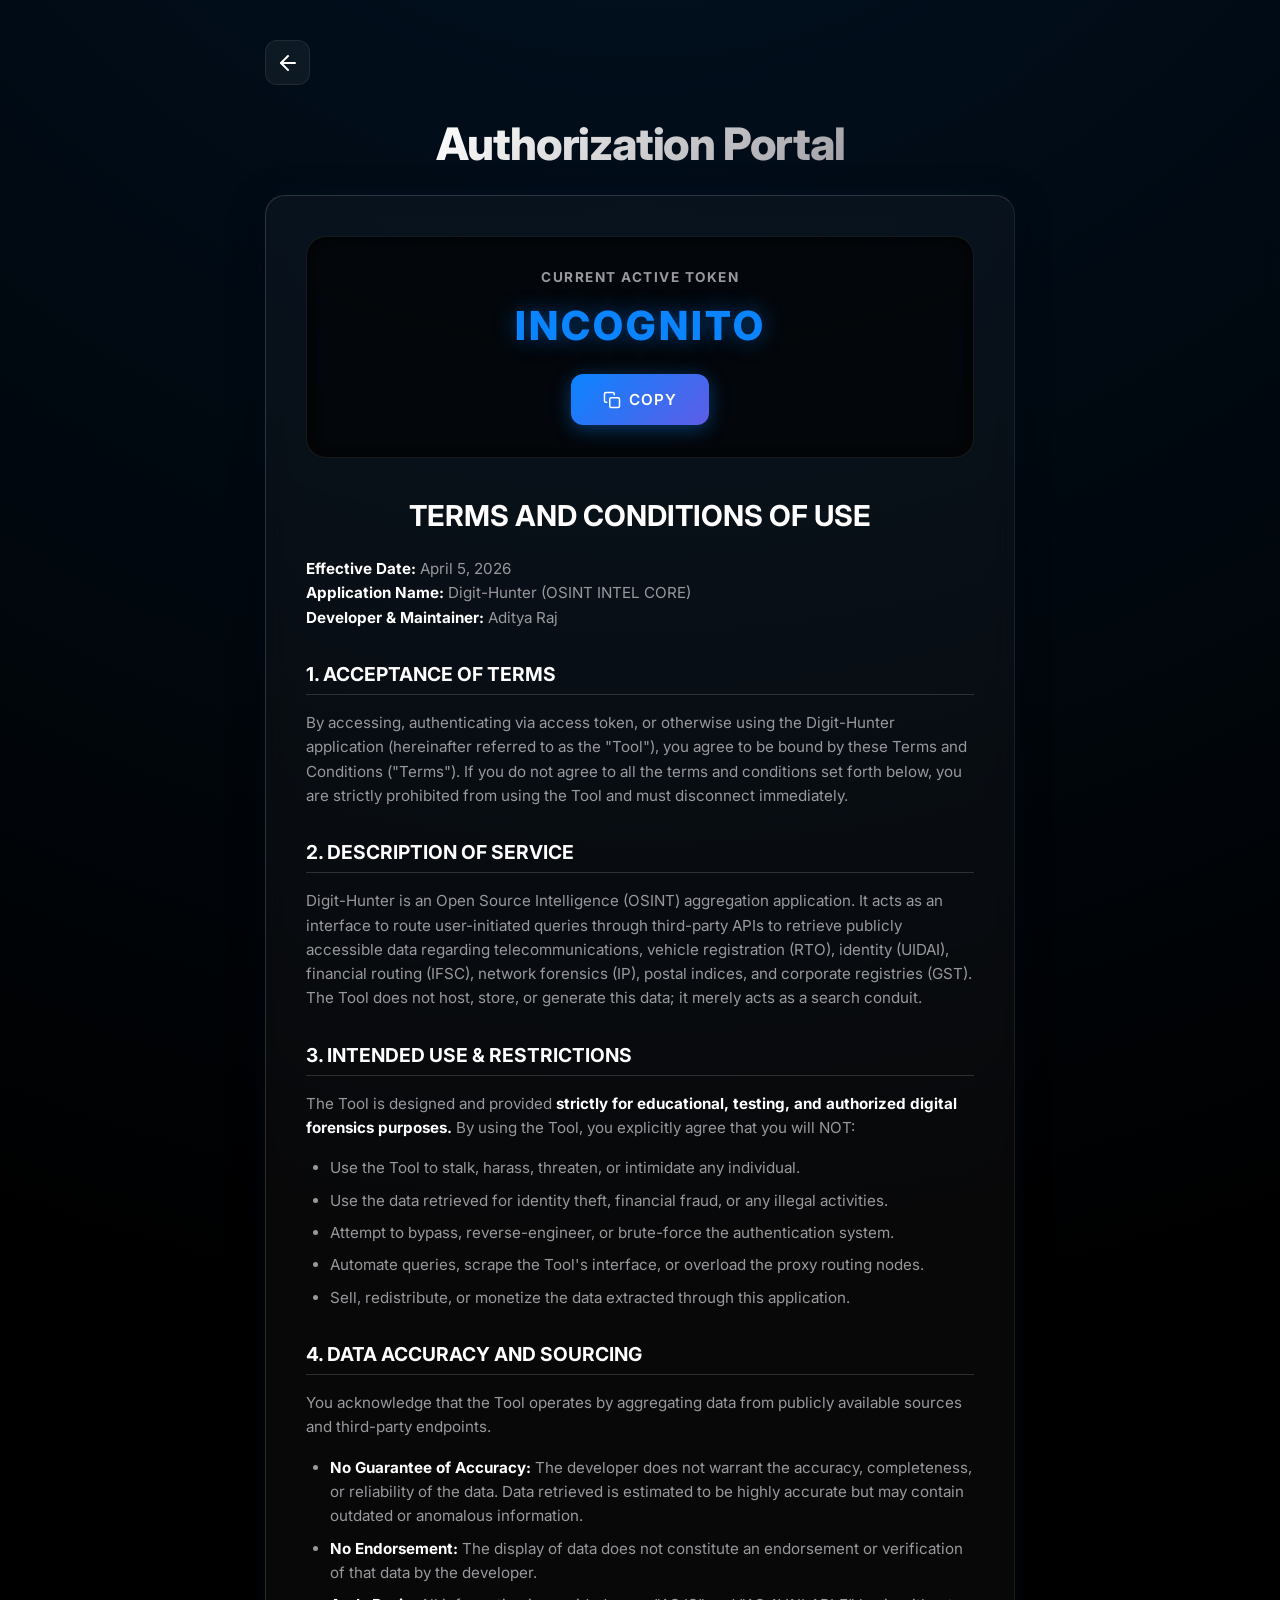
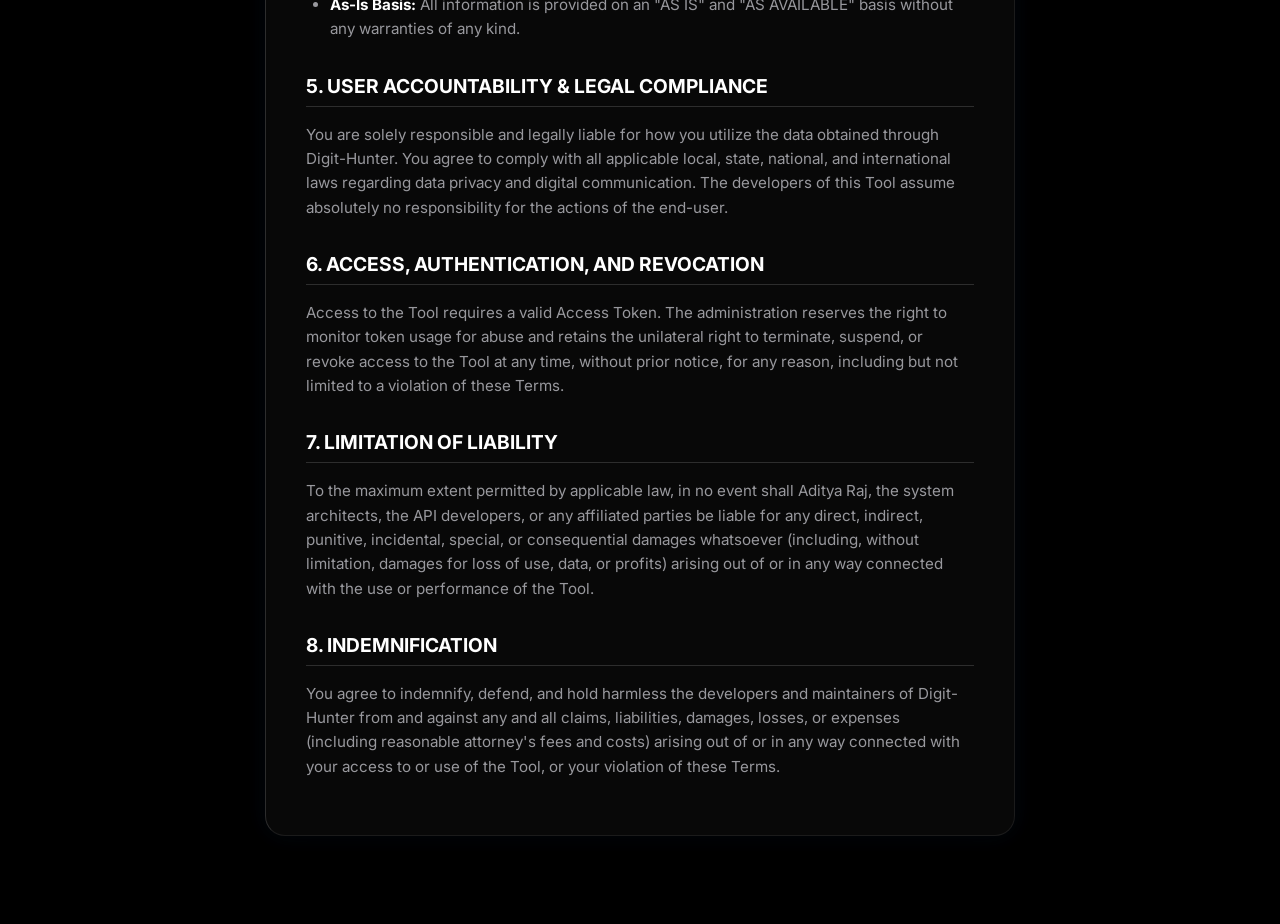
<file: access.html>
<!DOCTYPE html>
<html lang="en">
<head>
    <meta charset="UTF-8">
    <meta name="viewport" content="width=device-width, initial-scale=1.0">
    <meta name="theme-color" content="#000000">
    <meta name="mobile-web-app-capable" content="yes">
    
    <title>Get Access | Digit-Hunter</title>
    <link href="https://fonts.googleapis.com/css2?family=Inter:wght@400;500;600;700;800&display=swap" rel="stylesheet">
    <link rel="stylesheet" href="style.css"> 
    
    <style>
        /* Specific tweaks for the reading layout to match the theme */
        .content-container {
            width: 100%;
            max-width: 750px;
            margin-bottom: 3rem;
            padding: 2.5rem;
            text-align: left;
        }
        
        .token-display-box {
            background: rgba(0, 0, 0, 0.6);
            border: 1px solid var(--glass-border);
            padding: 2rem;
            border-radius: 20px;
            margin-bottom: 2.5rem;
            text-align: center;
            box-shadow: inset 0 2px 15px rgba(0,0,0,0.8);
        }

        .token-label {
            color: var(--text-secondary);
            font-size: 0.85rem;
            font-weight: 700;
            text-transform: uppercase;
            letter-spacing: 1.5px;
            margin-bottom: 1rem;
        }

        .the-token {
            font-size: 2.5rem;
            font-weight: 800;
            letter-spacing: 3px;
            color: var(--accent-color);
            margin-bottom: 1.5rem;
            text-shadow: 0 0 20px rgba(10, 132, 255, 0.5);
        }

        /* Typography for Terms and Conditions */
        .content-container h1 { font-size: 1.8rem; margin-bottom: 1.5rem; color: var(--text-primary); text-align: center; }
        .content-container h3 { font-size: 1.2rem; margin-top: 2rem; margin-bottom: 1rem; color: var(--text-primary); border-bottom: 1px solid var(--glass-highlight); padding-bottom: 0.5rem; }
        .content-container p { color: var(--text-secondary); line-height: 1.6; margin-bottom: 1rem; font-size: 0.95rem; font-weight: 400; }
        .content-container ul { color: var(--text-secondary); margin-left: 1.5rem; margin-bottom: 1.5rem; font-size: 0.95rem; line-height: 1.6; }
        .content-container li { margin-bottom: 0.5rem; }
        .content-container strong { color: #ffffff; }

        .back-nav {
            display: flex; align-items: center; justify-content: flex-start;
            margin-bottom: 2rem; width: 100%; max-width: 750px;
        }
    </style>
</head>
<body>

    <div class="back-nav appear-anim">
        <button class="back-btn" onclick="window.location.href='index.html'" aria-label="Go Back">
            <svg width="24" height="24" viewBox="0 0 24 24" fill="none" stroke="currentColor" stroke-width="2" stroke-linecap="round" stroke-linejoin="round"><line x1="19" y1="12" x2="5" y2="12"></line><polyline points="12 19 5 12 12 5"></polyline></svg>
        </button>
    </div>

    <div class="dashboard-header appear-anim delay-1" style="margin-bottom: 1.5rem; margin-top: 0;">
        <h1 class="gradient-text" style="font-size: 2.8rem;">Authorization Portal</h1>
    </div>

    <div class="content-container glass-panel appear-anim delay-2">
        
        <div class="token-display-box">
            <div class="token-label">Current Active Token</div>
            
            <div class="the-token" id="tokenText">Loading...</div>
            
            <button id="copyBtn" class="apple-btn extract-btn" onclick="copyToken()" style="width: auto; padding: 1rem 2rem; border-radius: 12px; font-size: 0.95rem;">
                <svg width="18" height="18" viewBox="0 0 24 24" fill="none" stroke="currentColor" stroke-width="2" stroke-linecap="round" stroke-linejoin="round" style="margin-right: 8px;"><rect x="9" y="9" width="13" height="13" rx="2" ry="2"></rect><path d="M5 15H4a2 2 0 0 1-2-2V4a2 2 0 0 1 2-2h9a2 2 0 0 1 2 2v1"></path></svg>
                Copy
            </button>
        </div>

        <h1>TERMS AND CONDITIONS OF USE</h1>
        <p><strong>Effective Date:</strong> April 5, 2026<br>
        <strong>Application Name:</strong> Digit-Hunter (OSINT INTEL CORE)<br>
        <strong>Developer & Maintainer:</strong> Aditya Raj</p>

        <h3>1. ACCEPTANCE OF TERMS</h3>
        <p>By accessing, authenticating via access token, or otherwise using the Digit-Hunter application (hereinafter referred to as the "Tool"), you agree to be bound by these Terms and Conditions ("Terms"). If you do not agree to all the terms and conditions set forth below, you are strictly prohibited from using the Tool and must disconnect immediately.</p>

        <h3>2. DESCRIPTION OF SERVICE</h3>
        <p>Digit-Hunter is an Open Source Intelligence (OSINT) aggregation application. It acts as an interface to route user-initiated queries through third-party APIs to retrieve publicly accessible data regarding telecommunications, vehicle registration (RTO), identity (UIDAI), financial routing (IFSC), network forensics (IP), postal indices, and corporate registries (GST). The Tool does not host, store, or generate this data; it merely acts as a search conduit.</p>

        <h3>3. INTENDED USE & RESTRICTIONS</h3>
        <p>The Tool is designed and provided <strong>strictly for educational, testing, and authorized digital forensics purposes.</strong> By using the Tool, you explicitly agree that you will NOT:</p>
        <ul>
            <li>Use the Tool to stalk, harass, threaten, or intimidate any individual.</li>
            <li>Use the data retrieved for identity theft, financial fraud, or any illegal activities.</li>
            <li>Attempt to bypass, reverse-engineer, or brute-force the authentication system.</li>
            <li>Automate queries, scrape the Tool's interface, or overload the proxy routing nodes.</li>
            <li>Sell, redistribute, or monetize the data extracted through this application.</li>
        </ul>

        <h3>4. DATA ACCURACY AND SOURCING</h3>
        <p>You acknowledge that the Tool operates by aggregating data from publicly available sources and third-party endpoints.</p>
        <ul>
            <li><strong>No Guarantee of Accuracy:</strong> The developer does not warrant the accuracy, completeness, or reliability of the data. Data retrieved is estimated to be highly accurate but may contain outdated or anomalous information.</li>
            <li><strong>No Endorsement:</strong> The display of data does not constitute an endorsement or verification of that data by the developer.</li>
            <li><strong>As-Is Basis:</strong> All information is provided on an "AS IS" and "AS AVAILABLE" basis without any warranties of any kind.</li>
        </ul>

        <h3>5. USER ACCOUNTABILITY & LEGAL COMPLIANCE</h3>
        <p>You are solely responsible and legally liable for how you utilize the data obtained through Digit-Hunter. You agree to comply with all applicable local, state, national, and international laws regarding data privacy and digital communication. The developers of this Tool assume absolutely no responsibility for the actions of the end-user.</p>

        <h3>6. ACCESS, AUTHENTICATION, AND REVOCATION</h3>
        <p>Access to the Tool requires a valid Access Token. The administration reserves the right to monitor token usage for abuse and retains the unilateral right to terminate, suspend, or revoke access to the Tool at any time, without prior notice, for any reason, including but not limited to a violation of these Terms.</p>

        <h3>7. LIMITATION OF LIABILITY</h3>
        <p>To the maximum extent permitted by applicable law, in no event shall Aditya Raj, the system architects, the API developers, or any affiliated parties be liable for any direct, indirect, punitive, incidental, special, or consequential damages whatsoever (including, without limitation, damages for loss of use, data, or profits) arising out of or in any way connected with the use or performance of the Tool.</p>

        <h3>8. INDEMNIFICATION</h3>
        <p>You agree to indemnify, defend, and hold harmless the developers and maintainers of Digit-Hunter from and against any and all claims, liabilities, damages, losses, or expenses (including reasonable attorney's fees and costs) arising out of or in any way connected with your access to or use of the Tool, or your violation of these Terms.</p>

    </div>

    <script>
        // Fetches main.js, reads the text, and searches for your VALID_TOKEN variable
        async function fetchTokenAutomatically() {
            try {
                const response = await fetch('main.js');
                const jsText = await response.text();
                
                // Uses Regex to find exactly what you typed between the quotes in main.js
                const match = jsText.match(/const\s+VALID_TOKEN\s*=\s*["']([^"']+)["']/);
                
                if (match && match[1]) {
                    document.getElementById('tokenText').innerText = match[1];
                } else {
                    document.getElementById('tokenText').innerText = "UNAVAILABLE";
                }
            } catch (error) {
                document.getElementById('tokenText').innerText = "SYSTEM_ERROR";
                console.error("Could not load token from main.js:", error);
            }
        }

        // Copies the text and shows a satisfying green "Copied!" animation
        function copyToken() {
            const tokenToCopy = document.getElementById('tokenText').innerText;
            
            if(tokenToCopy === "Loading..." || tokenToCopy === "UNAVAILABLE") return;

            navigator.clipboard.writeText(tokenToCopy).then(() => {
                const btn = document.getElementById('copyBtn');
                btn.innerHTML = `<svg width="18" height="18" viewBox="0 0 24 24" fill="none" stroke="currentColor" stroke-width="2" stroke-linecap="round" stroke-linejoin="round" style="margin-right: 8px;"><polyline points="20 6 9 17 4 12"></polyline></svg> Copied!`;
                btn.style.background = "#32d74b"; // Apple Success Green
                btn.style.boxShadow = "0 4px 20px rgba(50, 215, 75, 0.4)";
                
                setTimeout(() => {
                    btn.innerHTML = `<svg width="18" height="18" viewBox="0 0 24 24" fill="none" stroke="currentColor" stroke-width="2" stroke-linecap="round" stroke-linejoin="round" style="margin-right: 8px;"><rect x="9" y="9" width="13" height="13" rx="2" ry="2"></rect><path d="M5 15H4a2 2 0 0 1-2-2V4a2 2 0 0 1 2-2h9a2 2 0 0 1 2 2v1"></path></svg> Copy Access Key`;
                    btn.style.background = "var(--accent-gradient)";
                    btn.style.boxShadow = "var(--btn-glow)";
                }, 2000);
            });
        }

        // Run the fetch as soon as the page loads
        window.onload = fetchTokenAutomatically;
    </script>
</body>
</html>
</file>
<file: style.css>
:root {
    --bg-color: #000000; /* Pure OLED Black */
    --glass-bg: rgba(255, 255, 255, 0.03);
    --glass-border: rgba(255, 255, 255, 0.08);
    --glass-highlight: rgba(255, 255, 255, 0.15);
    --text-primary: #ffffff;
    --text-secondary: #98989d;
    --accent-color: #0a84ff;
    --accent-gradient: linear-gradient(135deg, #0a84ff 0%, #5e5ce6 100%);
    --danger-color: #ff453a;
    /* New Static Glow Variables */
    --box-glow: 0 0 25px rgba(10, 132, 255, 0.08);
    --btn-glow: 0 4px 20px rgba(10, 132, 255, 0.4);
}

* {
    box-sizing: border-box;
    margin: 0;
    padding: 0;
    font-family: 'Inter', -apple-system, BlinkMacSystemFont, sans-serif;
    -webkit-font-smoothing: antialiased;
    -webkit-tap-highlight-color: transparent; 
}

/* --- NATIVE APP BEHAVIORS --- */
body, .bento-widget, .apple-btn, .glass-panel, .dashboard-header {
    user-select: none; 
    -webkit-user-select: none;
    -webkit-touch-callout: none; 
}

input, #results {
    user-select: text;
    -webkit-user-select: text;
}

html, body {
    overscroll-behavior-y: none; 
    scroll-behavior: smooth; /* Helps with keyboard scrolling */
}

body {
    background-color: var(--bg-color);
    /* Removed heavy animated gradient. Replaced with static OLED black + subtle top glow */
    background-image: radial-gradient(circle at 50% -20%, rgba(10, 132, 255, 0.15), transparent 60%);
    color: var(--text-primary);
    display: flex;
    flex-direction: column;
    align-items: center;
    min-height: 100vh;
    padding: 2.5rem 1rem;
    overflow-x: hidden;
}

/* --- OPTIMIZED GLASSMORPHISM WITH GLOW --- */
.glass-panel {
    background: var(--glass-bg); 
    backdrop-filter: blur(12px); 
    -webkit-backdrop-filter: blur(12px);
    border: 1px solid var(--glass-border); 
    border-top: 1px solid var(--glass-highlight); 
    border-left: 1px solid var(--glass-highlight);
    /* Added static glowing box-shadow instead of background processing */
    box-shadow: 0 8px 32px rgba(0, 0, 0, 0.6), var(--box-glow);
    border-radius: 20px;
    transform: translateZ(0); 
    will-change: transform, opacity; /* Tells GPU to optimize these properties */
}

.appear-anim { opacity: 0; transform: translateY(15px); animation: fadeUpSmooth 0.5s ease-out forwards; }
.delay-1 { animation-delay: 0.1s; }
.delay-2 { animation-delay: 0.2s; }
@keyframes fadeUpSmooth { to { opacity: 1; transform: translateY(0); } }

/* --- MODAL UPDATES --- */
.modal-overlay {
    position: fixed; top: 0; left: 0; width: 100%; height: 100%;
    background: rgba(0, 0, 0, 0.8); backdrop-filter: blur(8px); -webkit-backdrop-filter: blur(8px);
    display: flex; align-items: center; justify-content: center;
    z-index: 1000; animation: fadeInBg 0.3s ease forwards;
    transform: translateZ(0);
    padding: 1rem;
    transition: all 0.3s ease;
}

/* This triggers when shifting to Step 2, moving the box to the safe top zone */
.modal-overlay.auth-mode {
    align-items: flex-start;
    padding-top: 10vh; /* Safely avoids the keyboard */
}

@keyframes fadeInBg { from { opacity: 0; } to { opacity: 1; } }

.modal-content {
    padding: 2.5rem; text-align: center; max-width: 420px; width: 100%;
    animation: modalDrop 0.4s cubic-bezier(0.34, 1.56, 0.64, 1) forwards;
}

/* Give the auth view a fresh drop animation when it appears */
#authView {
    animation: authDrop 0.4s cubic-bezier(0.34, 1.56, 0.64, 1) forwards;
}

@keyframes modalDrop { 0% { transform: scale(0.95) translateY(-10px); opacity: 0; } 100% { transform: scale(1) translateY(0); opacity: 1; } }
@keyframes authDrop { 0% { transform: scale(0.95) translateY(-30px); opacity: 0; } 100% { transform: scale(1) translateY(0); opacity: 1; } }


.warning-icon { display: flex; justify-content: center; margin-bottom: 1rem; }
.modal-content h2 { font-weight: 700; font-size: 1.5rem; margin-bottom: 1rem; }
.modal-content p { color: var(--text-secondary); font-size: 0.9rem; line-height: 1.5; margin-bottom: 1.5rem; font-weight: 500;}

.modal-input-wrapper { position: relative; margin-bottom: 1.5rem; display: flex; align-items: center; }
.modal-input-wrapper input {
    width: 100%; padding: 1.2rem 1.2rem 1.2rem 3.2rem; border-radius: 14px;
    background: rgba(0, 0, 0, 0.4); border: 1px solid var(--glass-border);
    color: var(--text-primary); font-size: 1rem; outline: none; transition: all 0.3s ease;
}
.modal-input-wrapper input:focus { border-color: var(--accent-color); background: rgba(0,0,0,0.8); box-shadow: 0 0 15px rgba(10,132,255,0.2); }
.modal-error { color: var(--danger-color); font-size: 0.9rem; font-weight: 500; margin-top: -5px; margin-bottom: 15px; display: none; line-height: 1.4; text-align: center; padding: 0 10px; }

/* --- BENTO GRID HOMEPAGE --- */
.bento-container {
    display: grid; grid-template-columns: repeat(3, 1fr); gap: 1.2rem;
    width: 100%; max-width: 950px; margin-bottom: 2rem;
}
.bento-widget {
    padding: 1.5rem 1.2rem; display: flex; flex-direction: column; align-items: flex-start;
    cursor: pointer; transition: transform 0.2s ease, border-color 0.2s ease;
}
.bento-widget:hover {
    transform: translateY(-3px); border-color: rgba(10, 132, 255, 0.4);
    box-shadow: 0 8px 32px rgba(0, 0, 0, 0.6), 0 0 30px rgba(10, 132, 255, 0.15);
}
.bento-widget:active { transform: scale(0.97); }
.widget-icon { margin-bottom: 1rem; display: flex; }
.bento-widget h3 { font-size: 1.1rem; font-weight: 700; color: var(--text-primary); margin-bottom: 0.3rem; }
.bento-widget p { font-size: 0.8rem; font-weight: 500; color: var(--text-secondary); }

/* --- TOOL VIEW --- */
.tool-header { display: flex; align-items: center; margin-bottom: 2rem; gap: 15px; }
.back-btn {
    background: rgba(255,255,255,0.05); border: 1px solid var(--glass-border); color: var(--text-primary);
    padding: 0.6rem; border-radius: 12px; display: flex; align-items: center; justify-content: center;
    cursor: pointer; transition: transform 0.2s ease;
}
.back-btn:active { background: rgba(255,255,255,0.15); transform: scale(0.95); }
.tool-title { font-size: 1.5rem; font-weight: 800; color: var(--text-primary); }

.search-container { padding: 2rem; width: 100%; max-width: 650px; margin-bottom: 1rem; display: flex; flex-direction: column; gap: 1.2rem; }
.input-wrapper { position: relative; display: flex; align-items: center; }
.input-icon { position: absolute; left: 1.2rem; color: var(--text-secondary); display: flex; }
input[type="tel"], input[type="text"] {
    width: 100%; padding: 1.4rem 1.4rem 1.4rem 3.5rem; border-radius: 16px;
    background: rgba(0, 0, 0, 0.4); border: 1px solid var(--glass-border);
    color: var(--text-primary); font-size: 1.1rem; font-weight: 500; outline: none; transition: all 0.3s ease;
}
input:focus { border-color: var(--accent-color); background: rgba(0, 0, 0, 0.8); box-shadow: 0 0 15px rgba(10, 132, 255, 0.2); }
.action-group { display: flex; gap: 1.2rem; margin-top: 0.5rem; }

/* --- GLOWING BUTTONS & HEADER --- */
.apple-btn {
    border: none; padding: 1.2rem 2rem; border-radius: 16px; font-size: 1.05rem; font-weight: 600; cursor: pointer;
    transition: transform 0.2s ease, box-shadow 0.2s ease; display: inline-flex; align-items: center; justify-content: center;
}
.apple-btn.primary { background: #ffffff; color: #000000; width: 100%; box-shadow: 0 4px 15px rgba(255, 255, 255, 0.2); }
.apple-btn.primary:active { transform: scale(0.97); }

.extract-btn { background: var(--accent-gradient); color: white; width: 100%; text-transform: uppercase; letter-spacing: 1px; box-shadow: var(--btn-glow); }
.extract-btn:active { transform: scale(0.97); box-shadow: 0 2px 10px rgba(10, 132, 255, 0.4); }
.extract-btn:disabled { opacity: 0.5; cursor: not-allowed; transform: none; box-shadow: none; }

.token-btn { 
    background: var(--accent-color); color: #ffffff; border: none; width: 100%; 
    text-align: center; text-decoration: none; box-shadow: var(--btn-glow);
}
.token-btn:active { transform: scale(0.97); box-shadow: 0 2px 10px rgba(10, 132, 255, 0.4); }

.dashboard-header { text-align: center; margin-bottom: 2rem; margin-top: 1rem; }
.pill-badge { display: inline-flex; align-items: center; gap: 8px; padding: 0.6rem 1.2rem; border-radius: 999px; font-size: 0.8rem; font-weight: 600; margin-bottom: 1.5rem; text-transform: uppercase; box-shadow: var(--box-glow); }
.pulse-dot { width: 8px; height: 8px; background: #32d74b; border-radius: 50%; box-shadow: 0 0 10px #32d74b; animation: pulse 2s infinite; }
@keyframes pulse { 0%, 100% { opacity: 1; } 50% { opacity: 0.4; } }
.gradient-text { font-size: 3.2rem; font-weight: 800; letter-spacing: -1.2px; background: linear-gradient(135deg, #ffffff 0%, #a1a1a6 100%); -webkit-background-clip: text; -webkit-text-fill-color: transparent; }

/* --- LOADER & OPTIMIZED MINIMAL RESULTS --- */
.terminal-loader { display: none; width: 100%; max-width: 650px; padding: 2rem; text-align: center; margin-bottom: 2rem; color: var(--text-primary); }
.spinner { width: 32px; height: 32px; border: 3px solid rgba(255,255,255,0.1); border-top-color: var(--accent-color); border-radius: 50%; animation: spin 0.8s linear infinite; margin: 0 auto 15px auto; }
@keyframes spin { to { transform: rotate(360deg); } }
.loader-text { font-weight: 500; letter-spacing: 1px; animation: textPulse 1.5s infinite ease-in-out; }
@keyframes textPulse { 0%, 100% { opacity: 0.5; } 50% { opacity: 1; } }

#results { width: 100%; max-width: 750px; display: none; margin-bottom: 2rem; }

.grid-container { 
    display: grid; 
    grid-template-columns: repeat(auto-fit, minmax(260px, 1fr)); 
    gap: 1rem; 
    width: 100%; 
    justify-content: center; 
}

.data-card { 
    padding: 1.5rem; 
    display: flex; 
    flex-direction: column; 
    align-items: center; 
    text-align: center; 
    opacity: 0; 
    transform: translateY(15px); 
    animation: fadeUpSmooth 0.4s ease forwards; 
}

.card-label { color: var(--text-secondary); font-size: 0.75rem; font-weight: 700; text-transform: uppercase; letter-spacing: 1px; margin-bottom: 0.5rem; }
.card-value { color: var(--text-primary); font-size: 1.1rem; font-weight: 600; word-break: break-word; }

.nested-folder { 
    grid-column: 1 / -1; 
    margin-top: 1rem; 
    padding: 1rem 0; 
    background: transparent !important; 
    border: none !important; 
    box-shadow: none !important; 
}
.folder-title { 
    font-size: 1.2rem; 
    font-weight: 700; 
    margin-bottom: 1.2rem; 
    color: var(--accent-color); 
    text-align: center; 
    text-transform: uppercase;
    letter-spacing: 1px;
    text-shadow: 0 0 15px rgba(10, 132, 255, 0.4); /* Glowing text title */
}

/* --- COMPACT HORIZONTAL FOOTER --- */
.credit-footer {
    margin-top: 1.5rem; padding: 1rem 2rem; display: flex; align-items: center; justify-content: center; gap: 1.5rem; 
    border-radius: 999px; width: max-content; transition: all 0.5s ease;
    box-shadow: 0 8px 32px rgba(0, 0, 0, 0.6), var(--box-glow);
}
.credit-block { display: flex; align-items: center; gap: 10px; }
.credit-info { display: flex; flex-direction: column; text-align: left;}
.credit-text { color: var(--text-secondary); font-size: 0.65rem; font-weight: 700; text-transform: uppercase; letter-spacing: 1px; margin-bottom: 2px;}
.credit-name { color: var(--text-primary); font-size: 0.95rem; font-weight: 800; letter-spacing: 0.5px; white-space: nowrap;}
.credit-divider { width: 1px; height: 28px; background: var(--glass-highlight); }
.pulse-dot.blue-dot { background: var(--accent-color); box-shadow: 0 0 10px var(--accent-color); }

/* Errors */
.glass-error { background: rgba(255, 69, 58, 0.1); backdrop-filter: blur(12px); border: 1px solid rgba(255, 69, 58, 0.4); border-radius: 16px; color: var(--danger-color); font-weight: 600; line-height: 1.5; box-shadow: 0 0 20px rgba(255, 69, 58, 0.15); }
.compact-error { display: flex; align-items: center; text-align: left; padding: 1.2rem 1.5rem !important; gap: 1.2rem; }
.compact-error .error-icon { display: flex; align-items: center; justify-content: center; flex-shrink: 0;}

/* --- MOBILE RESPONSIVENESS --- */
@media (max-width: 900px) {
    .bento-container { grid-template-columns: repeat(2, 1fr); }
}
@media (max-width: 600px) {
    body { padding: 1.5rem 0.8rem; }
    .gradient-text { font-size: 2.2rem; }
    
    .bento-container { grid-template-columns: 1fr; gap: 1rem; }
    .bento-widget { padding: 1.2rem; flex-direction: row; align-items: center; gap: 1rem; }
    .widget-icon { margin-bottom: 0; width: 32px; height: 32px; }
    .widget-icon svg { width: 32px; height: 32px; }
    .bento-widget h3 { font-size: 1.1rem; }
    
    .search-container { padding: 1.2rem; margin-bottom: 1rem; }
    .apple-btn { padding: 1rem 1.5rem;}
    
    .credit-footer { flex-direction: row; padding: 0.8rem 1.2rem; gap: 0.8rem; margin-top: 1rem; margin-bottom: 0.5rem; }
    .credit-text { font-size: 0.55rem; }
    .credit-name { font-size: 0.8rem; }
    .credit-divider { height: 24px; }
    
    .compact-error { flex-direction: column; text-align: center; gap: 0.8rem; padding: 1.2rem !important;}
}
</file>
